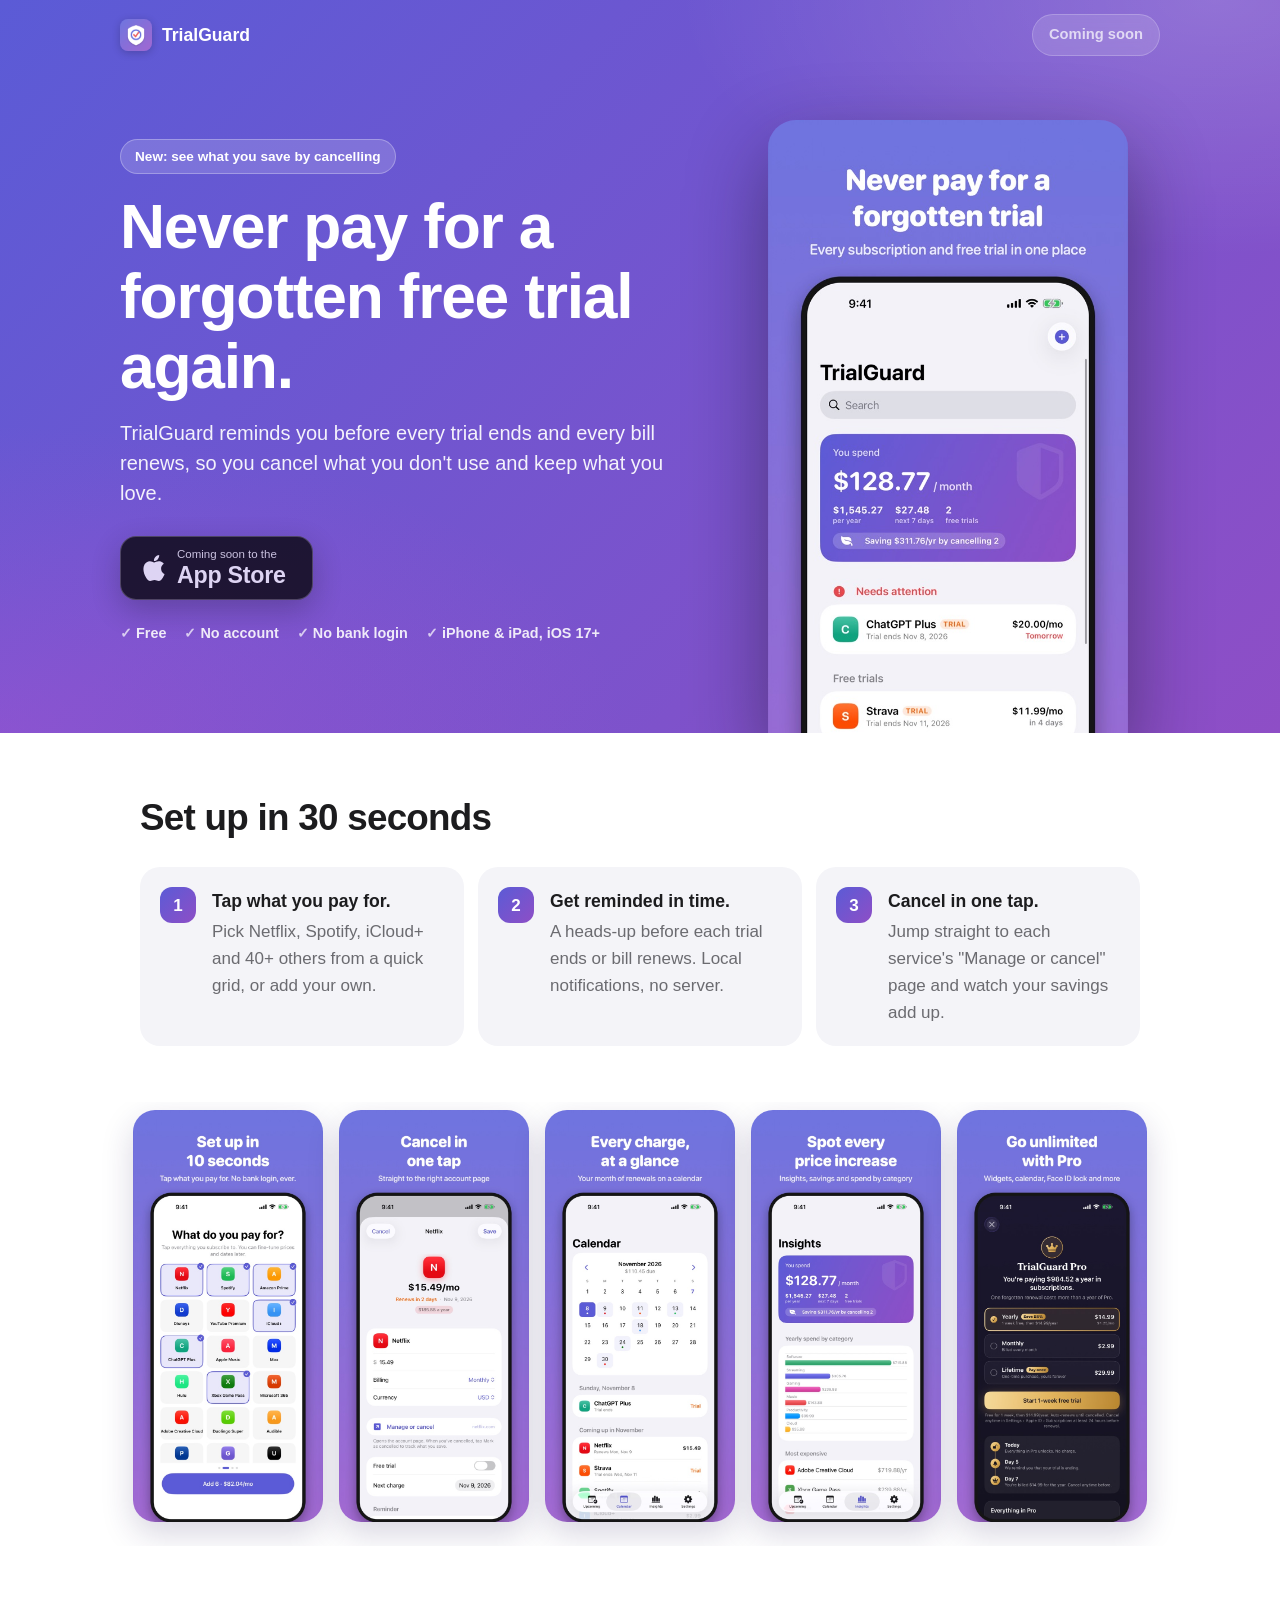
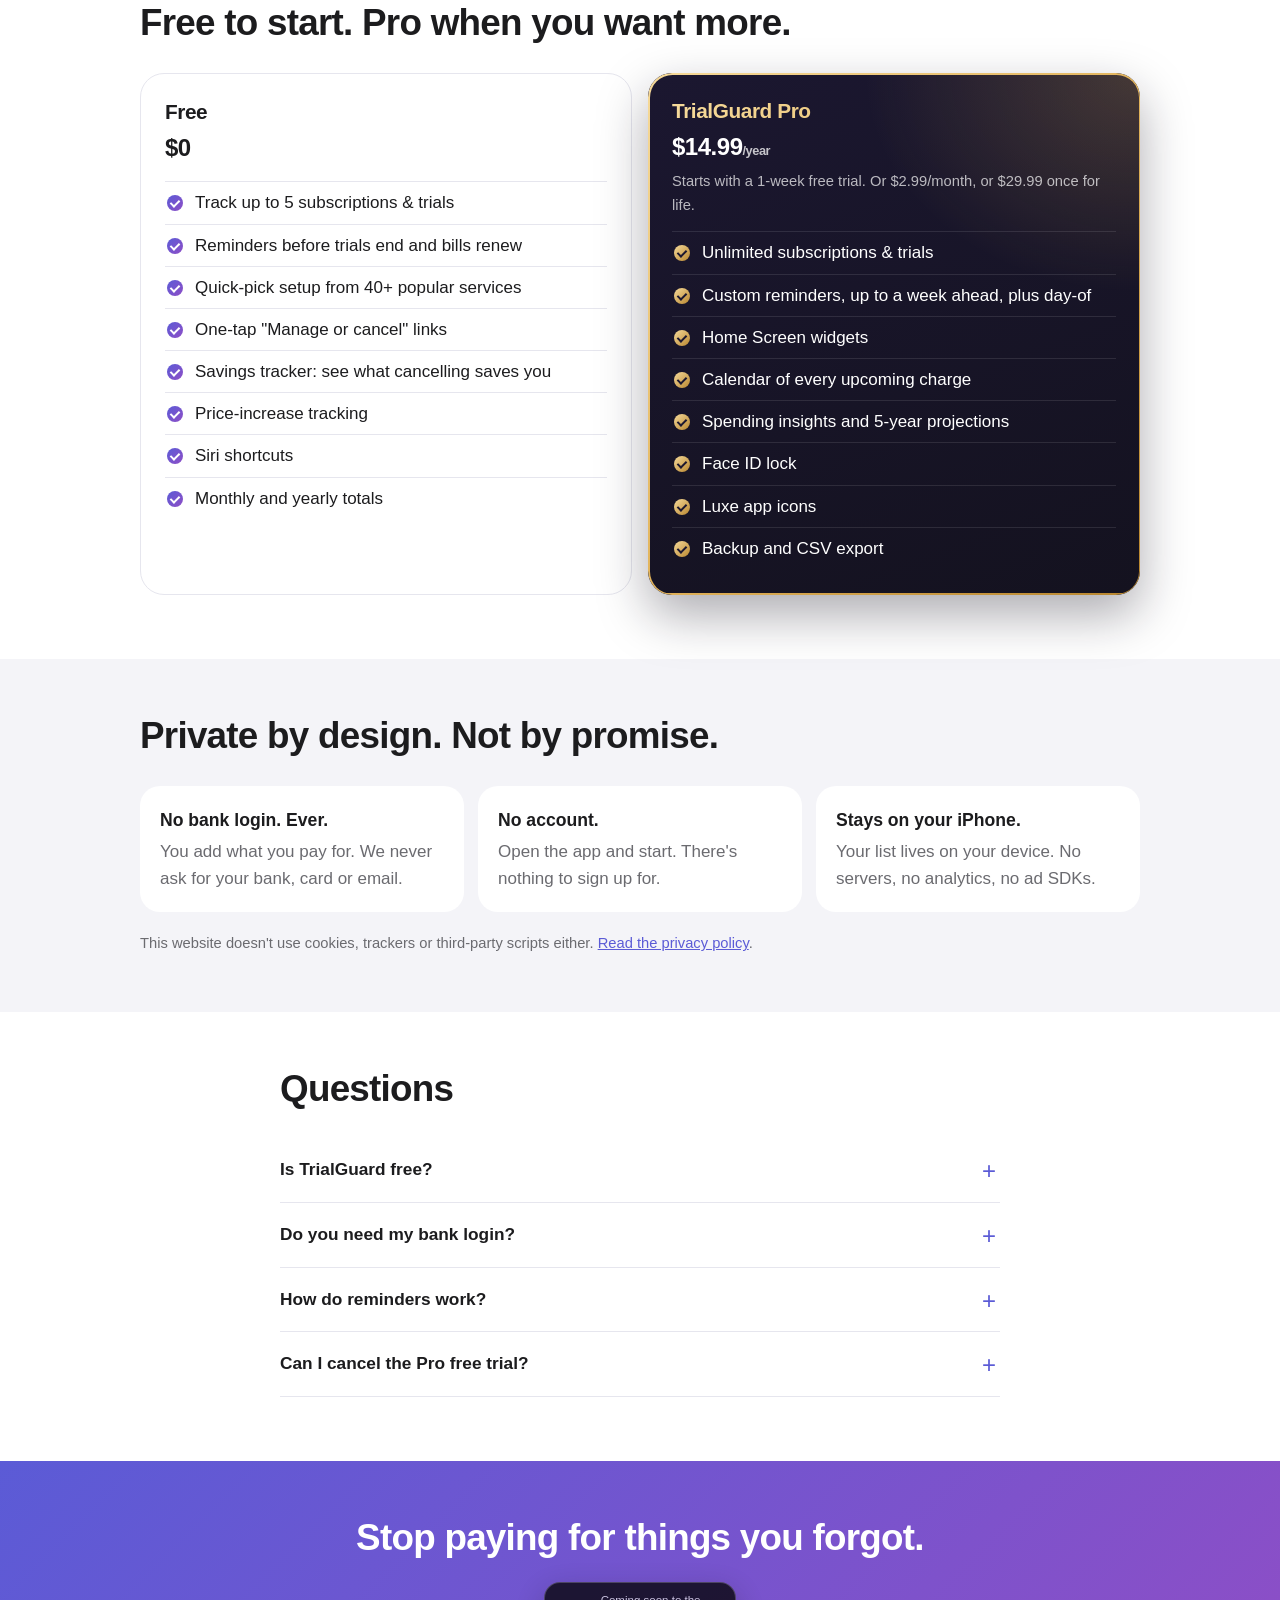
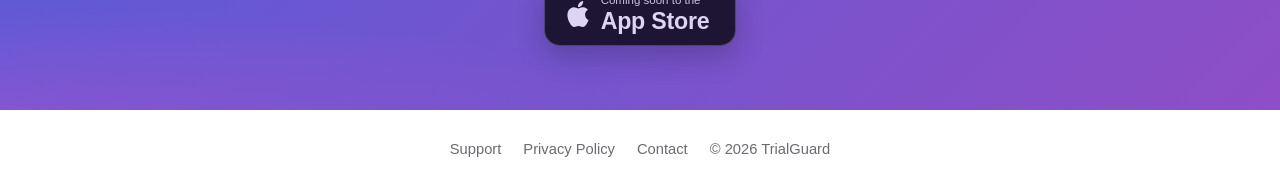
<file: index.html>
<!doctype html>
<html lang="en">
<head>
<meta charset="utf-8">
<meta name="viewport" content="width=device-width,initial-scale=1,viewport-fit=cover">
<title>TrialGuard: Never pay for a forgotten free trial again</title>
<meta name="description" content="TrialGuard reminds you before free trials end and subscriptions renew. Private by design: no account, no bank login, your data never leaves your iPhone. Free on the App Store.">
<meta name="theme-color" content="#5B5BD6" media="(prefers-color-scheme: light)">
<meta name="theme-color" content="#14121F" media="(prefers-color-scheme: dark)">
<meta name="color-scheme" content="light dark">
<meta name="apple-itunes-app" content="app-id=6832402241">
<!-- SITE_URL: og:url / og:image must be absolute; update if the site moves -->
<link rel="canonical" href="https://archemike.github.io/trialguard-site/">
<meta property="og:type" content="website">
<meta property="og:site_name" content="TrialGuard">
<meta property="og:url" content="https://archemike.github.io/trialguard-site/">
<meta property="og:title" content="TrialGuard: Never pay for a forgotten free trial again">
<meta property="og:description" content="Reminders before every trial ends and every bill renews. No account, no bank login, 100% on your iPhone.">
<meta property="og:image" content="https://archemike.github.io/trialguard-site/img/og.png">
<meta property="og:image:width" content="1200">
<meta property="og:image:height" content="630">
<meta property="og:image:alt" content="TrialGuard app showing upcoming free trials and charges">
<meta name="twitter:card" content="summary_large_image">
<meta name="twitter:title" content="TrialGuard: Never pay for a forgotten free trial again">
<meta name="twitter:description" content="Reminders before every trial ends and every bill renews. No account, no bank login, 100% on your iPhone.">
<meta name="twitter:image" content="https://archemike.github.io/trialguard-site/img/og.png">
<link rel="icon" href="img/icon-192.png">
<link rel="apple-touch-icon" href="img/icon-192.png">
<link rel="stylesheet" href="_style.css">
</head>
<body class="home">

<header class="nav">
  <a class="brand" href="./"><img src="img/icon-192.png" alt="" width="32" height="32">TrialGuard</a>
  <!-- APP_STORE_URL -->
  <a class="nav-cta js-appstore" href="https://apps.apple.com/app/id6832402241">Get the app</a>
</header>

<section class="hero">
  <div class="hero-inner">
    <div class="hero-copy">
      <p class="eyebrow">New: see what you save by cancelling</p>
      <h1>Never pay for a forgotten free trial again.</h1>
      <p class="lede">TrialGuard reminds you before every trial ends and every bill renews, so you cancel what you don't use and keep what you love.</p>
      <div class="cta-row">
        <!-- APP_STORE_URL -->
        <a class="badge js-appstore" href="https://apps.apple.com/app/id6832402241" aria-label="Download TrialGuard on the App Store">
          <!-- Swap for Apple's official "Download on the App Store" badge artwork if preferred. -->
          <svg viewBox="0 0 24 24" width="26" height="26" aria-hidden="true"><path fill="currentColor" d="M12.152 6.896c-.948 0-2.415-1.078-3.96-1.04-2.04.027-3.91 1.183-4.961 3.014-2.117 3.675-.546 9.103 1.519 12.09 1.013 1.454 2.208 3.09 3.792 3.039 1.52-.065 2.09-.987 3.935-.987 1.831 0 2.35.987 3.96.948 1.637-.026 2.676-1.48 3.676-2.948 1.156-1.688 1.636-3.325 1.662-3.415-.039-.013-3.182-1.221-3.22-4.857-.026-3.04 2.48-4.494 2.597-4.559-1.429-2.09-3.623-2.324-4.39-2.376-2-.156-3.675 1.09-4.61 1.09zM15.53 3.83c.843-1.012 1.4-2.427 1.245-3.83-1.207.052-2.662.805-3.532 1.818-.78.896-1.454 2.338-1.273 3.714 1.338.104 2.715-.688 3.559-1.701"/></svg>
          <span><small>Download on the</small>App Store</span>
        </a>
      </div>
      <ul class="trust">
        <li>Free</li><li>No account</li><li>No bank login</li><li>iPhone &amp; iPad, iOS 17+</li>
      </ul>
    </div>
    <div class="hero-shot">
      <img src="img/01-upcoming.jpg" width="640" height="1387" alt="TrialGuard: every subscription and free trial in one place" fetchpriority="high">
    </div>
  </div>
</section>

<section class="steps wrap">
  <h2>Set up in 30 seconds</h2>
  <ol>
    <li><b>Tap what you pay for.</b> Pick Netflix, Spotify, iCloud+ and 40+ others from a quick grid, or add your own.</li>
    <li><b>Get reminded in time.</b> A heads-up before each trial ends or bill renews. Local notifications, no server.</li>
    <li><b>Cancel in one tap.</b> Jump straight to each service's "Manage or cancel" page and watch your savings add up.</li>
  </ol>
</section>

<section class="shots" aria-label="Screenshots">
  <div class="shots-row">
    <img src="img/05-quickpick.jpg" width="640" height="1387" loading="lazy" alt="Set up in 10 seconds: tap what you pay for">
    <img src="img/02-detail.jpg" width="640" height="1387" loading="lazy" alt="Cancel in one tap">
    <img src="img/03-calendar.jpg" width="640" height="1387" loading="lazy" alt="Every charge on a calendar">
    <img src="img/04-insights.jpg" width="640" height="1387" loading="lazy" alt="Price increases, savings and spend by category">
    <img src="img/06-paywall.jpg" width="640" height="1387" loading="lazy" alt="TrialGuard Pro plans">
  </div>
</section>

<section class="plans wrap" id="features">
  <h2>Free to start. Pro when you want more.</h2>
  <div class="plan-grid">
    <div class="plan">
      <h3>Free</h3>
      <p class="price">$0</p>
      <ul>
        <li>Track up to 5 subscriptions &amp; trials</li>
        <li>Reminders before trials end and bills renew</li>
        <li>Quick-pick setup from 40+ popular services</li>
        <li>One-tap "Manage or cancel" links</li>
        <li>Savings tracker: see what cancelling saves you</li>
        <li>Price-increase tracking</li>
        <li>Siri shortcuts</li>
        <li>Monthly and yearly totals</li>
      </ul>
    </div>
    <div class="plan pro">
      <h3>TrialGuard Pro</h3>
      <p class="price">$14.99<small>/year</small></p>
      <p class="note">Starts with a 1-week free trial. Or $2.99/month, or $29.99 once for life.</p>
      <ul>
        <li>Unlimited subscriptions &amp; trials</li>
        <li>Custom reminders, up to a week ahead, plus day-of</li>
        <li>Home Screen widgets</li>
        <li>Calendar of every upcoming charge</li>
        <li>Spending insights and 5-year projections</li>
        <li>Face ID lock</li>
        <li>Luxe app icons</li>
        <li>Backup and CSV export</li>
      </ul>
    </div>
  </div>
</section>

<section class="privacy">
  <div class="wrap">
    <h2>Private by design. Not by promise.</h2>
    <div class="priv-grid">
      <div><b>No bank login. Ever.</b><p>You add what you pay for. We never ask for your bank, card or email.</p></div>
      <div><b>No account.</b><p>Open the app and start. There's nothing to sign up for.</p></div>
      <div><b>Stays on your iPhone.</b><p>Your list lives on your device. No servers, no analytics, no ad SDKs.</p></div>
    </div>
    <p class="fine">This website doesn't use cookies, trackers or third-party scripts either. <a href="privacy/">Read the privacy policy</a>.</p>
  </div>
</section>

<section class="faq wrap">
  <h2>Questions</h2>
  <details><summary>Is TrialGuard free?</summary><p>Yes. The free version tracks up to 5 subscriptions and trials with reminders, one-tap cancel links and the savings tracker. TrialGuard Pro unlocks unlimited items, widgets, the calendar, insights, Face ID lock and backup for $2.99/month, $14.99/year (with a 1-week free trial) or $29.99 once.</p></details>
  <details><summary>Do you need my bank login?</summary><p>No, and we never will. TrialGuard doesn't connect to banks or read your email. You pick what you pay for, and everything stays on your iPhone.</p></details>
  <details><summary>How do reminders work?</summary><p>TrialGuard schedules local notifications on your device before each trial ends or bill renews: by default the day before at 9:00 AM. With Pro you can be reminded up to a week ahead and on the day itself. No server is involved.</p></details>
  <details><summary>Can I cancel the Pro free trial?</summary><p>Yes, anytime during the week, in Settings › your name › Subscriptions. Cancel at least 24 hours before it ends and you won't be charged. (TrialGuard will happily remind you.)</p></details>
</section>

<section class="final">
  <h2>Stop paying for things you forgot.</h2>
  <!-- APP_STORE_URL -->
  <a class="badge js-appstore" href="https://apps.apple.com/app/id6832402241" aria-label="Download TrialGuard on the App Store">
    <svg viewBox="0 0 24 24" width="26" height="26" aria-hidden="true"><path fill="currentColor" d="M12.152 6.896c-.948 0-2.415-1.078-3.96-1.04-2.04.027-3.91 1.183-4.961 3.014-2.117 3.675-.546 9.103 1.519 12.09 1.013 1.454 2.208 3.09 3.792 3.039 1.52-.065 2.09-.987 3.935-.987 1.831 0 2.35.987 3.96.948 1.637-.026 2.676-1.48 3.676-2.948 1.156-1.688 1.636-3.325 1.662-3.415-.039-.013-3.182-1.221-3.22-4.857-.026-3.04 2.48-4.494 2.597-4.559-1.429-2.09-3.623-2.324-4.39-2.376-2-.156-3.675 1.09-4.61 1.09zM15.53 3.83c.843-1.012 1.4-2.427 1.245-3.83-1.207.052-2.662.805-3.532 1.818-.78.896-1.454 2.338-1.273 3.714 1.338.104 2.715-.688 3.559-1.701"/></svg>
    <span><small>Download on the</small>App Store</span>
  </a>
</section>

<footer class="foot">
  <a href="support/">Support</a><a href="privacy/">Privacy Policy</a><a href="mailto:luxeconceptsllc@gmail.com">Contact</a>
  <span>© 2026 TrialGuard</span>
</footer>

<script>
// App Store buttons: "Coming soon" until Apple lists the app, then the real link with
// ad attribution passed through as Apple campaign params (?pt=…&ct=…&mt=8).
// No cookies or storage; the only request is Apple's public lookup for the app's listing.
(function () {
  var APP_ID = "6832402241";
  var PROVIDER_TOKEN = "69374800"; // App Store Connect provider ID (pt)
  var links = document.querySelectorAll("a.js-appstore");
  var saved = [];
  links.forEach(function (a) {
    saved.push({ a: a, href: a.href, html: a.innerHTML });
    a.removeAttribute("href");
    a.setAttribute("aria-disabled", "true");
    a.style.opacity = "0.75";
    a.style.cursor = "default";
    a.title = "Coming soon to the App Store";
    var label = a.querySelector("span");
    if (label) { label.innerHTML = "<small>Coming soon to the</small>App Store"; }
    else { a.textContent = "Coming soon"; }
  });

  function goLive() {
    var q = new URLSearchParams(location.search);
    var ct = [q.get("utm_source"), q.get("utm_campaign")].filter(Boolean).join("-")
      .replace(/[^\w.-]+/g, "_").slice(0, 40); // Apple caps ct at 40 chars
    saved.forEach(function (x) {
      var u = new URL(x.href);
      if (ct) { u.searchParams.set("pt", PROVIDER_TOKEN); u.searchParams.set("ct", ct); u.searchParams.set("mt", "8"); }
      x.a.innerHTML = x.html;
      x.a.href = u.toString();
      x.a.removeAttribute("aria-disabled");
      x.a.removeAttribute("title");
      x.a.style.opacity = "";
      x.a.style.cursor = "";
    });
  }

  // Apple's lookup API supports JSONP, so this works on a static page without CORS.
  window.__tgLookup = function (r) { if (r && r.resultCount > 0) goLive(); };
  var s = document.createElement("script");
  s.src = "https://itunes.apple.com/lookup?id=" + APP_ID + "&country=us&callback=__tgLookup";
  document.body.appendChild(s);
})();
</script>
</body>
</html>
</file>
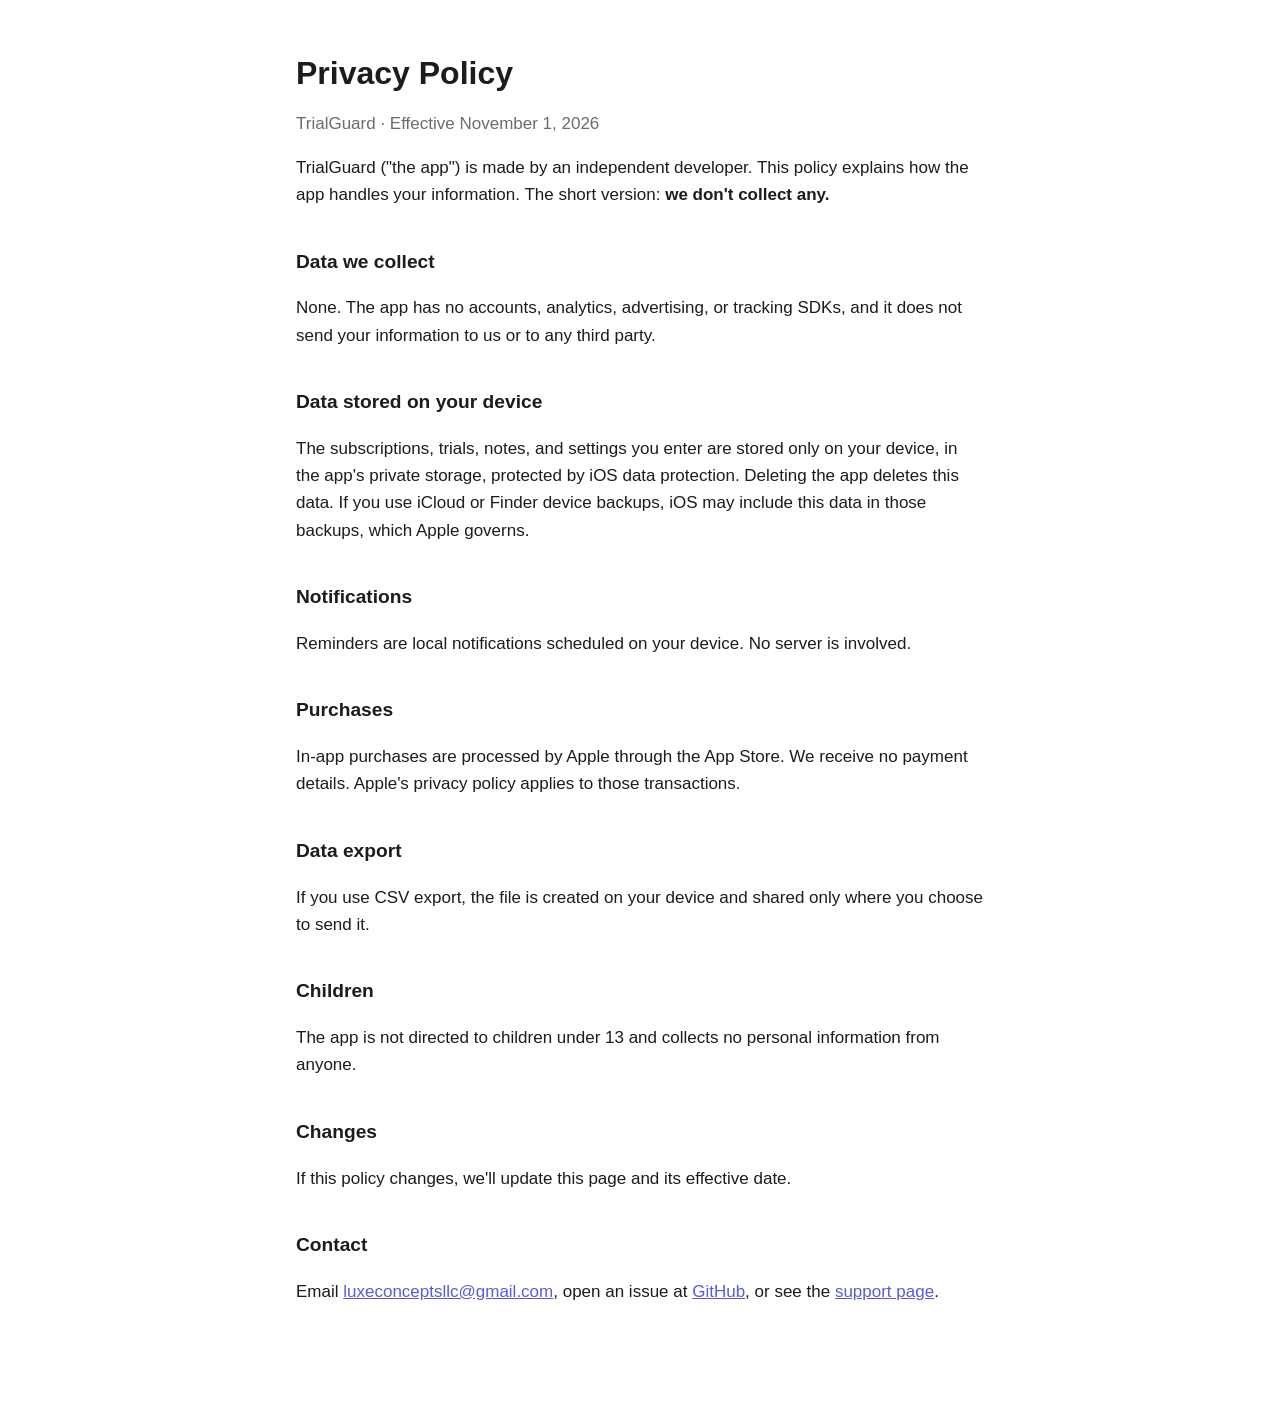
<file: privacy/index.html>
<!doctype html><html lang="en"><head><meta charset="utf-8"><meta name="viewport" content="width=device-width,initial-scale=1">
<title>TrialGuard Privacy Policy</title><link rel="stylesheet" href="../_style.css"></head>
<body><main>
<h1>Privacy Policy</h1>
<p class="muted">TrialGuard · Effective November 1, 2026</p>
<p>TrialGuard ("the app") is made by an independent developer. This policy explains how the app handles your information. The short version: <strong>we don't collect any.</strong></p>
<h2>Data we collect</h2>
<p>None. The app has no accounts, analytics, advertising, or tracking SDKs, and it does not send your information to us or to any third party.</p>
<h2>Data stored on your device</h2>
<p>The subscriptions, trials, notes, and settings you enter are stored only on your device, in the app's private storage, protected by iOS data protection. Deleting the app deletes this data. If you use iCloud or Finder device backups, iOS may include this data in those backups, which Apple governs.</p>
<h2>Notifications</h2>
<p>Reminders are local notifications scheduled on your device. No server is involved.</p>
<h2>Purchases</h2>
<p>In-app purchases are processed by Apple through the App Store. We receive no payment details. Apple's privacy policy applies to those transactions.</p>
<h2>Data export</h2>
<p>If you use CSV export, the file is created on your device and shared only where you choose to send it.</p>
<h2>Children</h2>
<p>The app is not directed to children under 13 and collects no personal information from anyone.</p>
<h2>Changes</h2>
<p>If this policy changes, we'll update this page and its effective date.</p>
<h2>Contact</h2>
<p>Email <a href="mailto:luxeconceptsllc@gmail.com">luxeconceptsllc@gmail.com</a>, open an issue at <a href="https://github.com/Archemike/trialguard-site/issues">GitHub</a>, or see the <a href="../support/">support page</a>.</p>
</main></body></html>
</file>
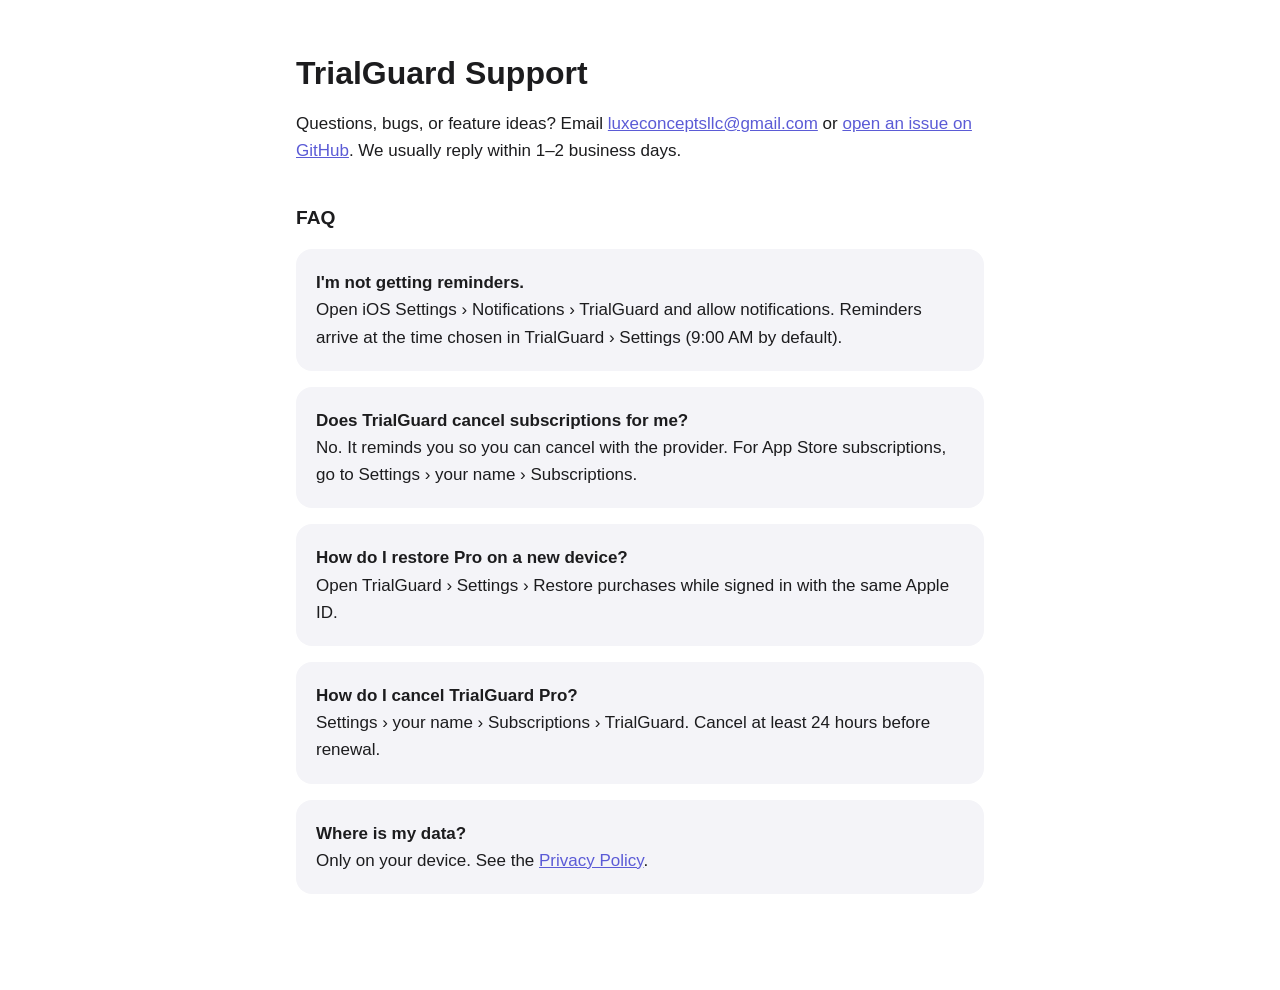
<file: support/index.html>
<!doctype html><html lang="en"><head><meta charset="utf-8"><meta name="viewport" content="width=device-width,initial-scale=1">
<title>TrialGuard Support</title><link rel="stylesheet" href="../_style.css"></head>
<body><main>
<h1>TrialGuard Support</h1>
<p>Questions, bugs, or feature ideas? Email <a href="mailto:luxeconceptsllc@gmail.com?subject=TrialGuard%20support">luxeconceptsllc@gmail.com</a> or <a href="https://github.com/Archemike/trialguard-site/issues">open an issue on GitHub</a>. We usually reply within 1–2 business days.</p>
<h2>FAQ</h2>
<div class="card"><strong>I'm not getting reminders.</strong><br>Open iOS Settings › Notifications › TrialGuard and allow notifications. Reminders arrive at the time chosen in TrialGuard › Settings (9:00 AM by default).</div>
<div class="card"><strong>Does TrialGuard cancel subscriptions for me?</strong><br>No. It reminds you so you can cancel with the provider. For App Store subscriptions, go to Settings › your name › Subscriptions.</div>
<div class="card"><strong>How do I restore Pro on a new device?</strong><br>Open TrialGuard › Settings › Restore purchases while signed in with the same Apple ID.</div>
<div class="card"><strong>How do I cancel TrialGuard Pro?</strong><br>Settings › your name › Subscriptions › TrialGuard. Cancel at least 24 hours before renewal.</div>
<div class="card"><strong>Where is my data?</strong><br>Only on your device. See the <a href="../privacy/">Privacy Policy</a>.</div>
</main></body></html>
</file>
<file: _style.css>
/* Shared by index, privacy/ and support/. Brand: indigo #5B5BD6 → violet #8E4EC6; luxe gold on ink. */
:root{--bg:#fff;--fg:#1c1c1e;--muted:#6b6b70;--accent:#5b5bd6;--card:#f4f4f8;--line:#e6e6ee;
  --b1:#5b5bd6;--b2:#8e4ec6;--ink:#1b1730;--ink2:#14121f;--gold1:#f6da9a;--gold2:#e2b45c;--gold3:#b8862f}
@media (prefers-color-scheme:dark){:root{--bg:#111113;--fg:#ededf0;--muted:#a0a0a8;--accent:#8b8bf0;--card:#1c1c20;--line:#2a2a31}}
*{box-sizing:border-box}body{margin:0;background:var(--bg);color:var(--fg);font:17px/1.6 -apple-system,BlinkMacSystemFont,"Segoe UI",Roboto,sans-serif;-webkit-text-size-adjust:100%}
main{max-width:720px;margin:0 auto;padding:48px 16px 80px}h1{font-size:2rem;line-height:1.2;margin:.2em 0}h2{margin-top:2em;font-size:1.2rem}
a{color:var(--accent)}.muted{color:var(--muted)}.card{background:var(--card);border-radius:16px;padding:20px;margin:16px 0}
.logo{width:72px;height:72px;border-radius:18px}

/* ---------- Landing page ---------- */
.home{font-family:ui-rounded,-apple-system,BlinkMacSystemFont,"SF Pro Rounded","Segoe UI",Roboto,sans-serif;overflow-x:hidden}
.home h1,.home h2,.home h3{letter-spacing:-.02em;line-height:1.12}
.home h2{font-size:clamp(1.6rem,5.5vw,2.3rem);margin:0 0 .8em;font-weight:800}
.wrap{max-width:1040px;margin:0 auto;padding:0 20px}

.nav{position:absolute;top:0;left:0;right:0;z-index:2;display:flex;align-items:center;justify-content:space-between;
  max-width:1080px;margin:0 auto;padding:max(14px,env(safe-area-inset-top)) 20px 14px}
.brand{display:flex;align-items:center;gap:10px;color:#fff;font-weight:800;font-size:1.1rem;text-decoration:none}
.brand img{border-radius:8px;box-shadow:0 2px 8px rgba(0,0,0,.2)}
.nav-cta{color:#fff;text-decoration:none;font-weight:700;font-size:.92rem;padding:8px 16px;border-radius:999px;
  background:rgba(255,255,255,.18);border:1px solid rgba(255,255,255,.3);-webkit-backdrop-filter:blur(8px);backdrop-filter:blur(8px)}

.hero{color:#fff;background:
  radial-gradient(60% 50% at 95% 0%,rgba(255,255,255,.18),transparent 70%),
  radial-gradient(70% 60% at 0% 100%,rgba(192,79,208,.35),transparent 70%),
  linear-gradient(135deg,var(--b1),var(--b2));overflow:hidden}
.hero-inner{max-width:1080px;margin:0 auto;padding:96px 20px 0;display:grid;gap:40px;text-align:center}
.eyebrow{display:inline-block;margin:0 0 18px;padding:6px 14px;border-radius:999px;font-size:.85rem;font-weight:700;
  background:rgba(255,255,255,.16);border:1px solid rgba(255,255,255,.28)}
.hero h1{font-size:clamp(2.3rem,10vw,3.9rem);font-weight:900;margin:0 0 16px}
.lede{font-size:clamp(1.05rem,4.2vw,1.25rem);line-height:1.5;opacity:.92;margin:0 auto 28px;max-width:34em}
.cta-row{display:flex;justify-content:center}
.badge{display:inline-flex;align-items:center;gap:10px;padding:12px 26px 12px 20px;border-radius:16px;background:#000;color:#fff;
  text-decoration:none;font-weight:700;font-size:1.45rem;line-height:1;box-shadow:0 10px 30px rgba(20,18,31,.35);
  border:1px solid rgba(255,255,255,.25);transition:transform .15s}
.badge:hover{transform:translateY(-2px)}.badge:active{transform:scale(.98)}
.badge span{display:flex;flex-direction:column;text-align:left;letter-spacing:-.01em}
.badge small{font-size:.72rem;font-weight:500;opacity:.9;margin-bottom:3px;letter-spacing:0}
.trust{list-style:none;padding:0;margin:22px 0 0;display:flex;flex-wrap:wrap;justify-content:center;gap:6px 18px;font-size:.9rem;font-weight:600;opacity:.88}
.trust li::before{content:"✓ ";opacity:.8}
.hero-shot{display:flex;justify-content:center;margin-bottom:-6px}
.hero-shot img{width:min(78vw,340px);height:auto;aspect-ratio:640/1100;object-fit:cover;object-position:top;
  border-radius:28px 28px 0 0;box-shadow:0 30px 80px rgba(20,18,31,.45)}

.steps{padding-top:64px}
.steps ol{list-style:none;counter-reset:s;padding:0;margin:0;display:grid;gap:14px}
.steps li{counter-increment:s;position:relative;background:var(--card);border-radius:20px;padding:20px 20px 20px 72px;color:var(--muted)}
.steps li b{display:block;color:var(--fg);font-size:1.1rem;margin-bottom:2px}
.steps li::before{content:counter(s);position:absolute;left:20px;top:20px;width:36px;height:36px;border-radius:12px;display:grid;place-items:center;
  color:#fff;font-weight:800;background:linear-gradient(135deg,var(--b1),var(--b2))}

.shots{padding:56px 0 8px}
.shots-row{display:flex;gap:16px;overflow-x:auto;scroll-snap-type:x mandatory;padding:8px 20px 24px;scrollbar-width:none;
  max-width:1080px;margin:0 auto}
.shots-row::-webkit-scrollbar{display:none}
.shots-row img{flex:0 0 auto;width:min(62vw,240px);height:auto;border-radius:22px;scroll-snap-align:center;box-shadow:0 12px 32px rgba(40,30,90,.18)}

.plans{padding-top:48px}
.plan-grid{display:grid;gap:16px}
.plan{border:1px solid var(--line);border-radius:24px;padding:26px 24px;background:var(--bg)}
.plan h3{margin:0;font-size:1.3rem}
.plan .price{font-size:1.5rem;font-weight:800;margin:6px 0 4px;letter-spacing:-.02em}
.plan .price small{font-size:.8rem;font-weight:600;opacity:.75}
.plan .note{margin:0 0 6px;font-size:.92rem;color:var(--muted)}
.plan ul{list-style:none;padding:0;margin:14px 0 0}
.plan li{padding:7px 0 7px 30px;position:relative;border-top:1px solid var(--line)}
.plan li::before{content:"";position:absolute;left:2px;top:13px;width:16px;height:16px;border-radius:50%;
  background:linear-gradient(135deg,var(--b1),var(--b2))}
.plan li::after{content:"";position:absolute;left:7px;top:16px;width:4px;height:7px;border:solid #fff;border-width:0 2px 2px 0;transform:rotate(45deg)}
.plan.pro{color:#fff;border:0;background:radial-gradient(80% 60% at 100% 0%,rgba(226,180,92,.22),transparent 70%),linear-gradient(160deg,var(--ink),var(--ink2));
  box-shadow:0 20px 50px rgba(20,18,31,.35);position:relative}
.plan.pro::before{content:"";position:absolute;inset:0;border-radius:24px;padding:1.5px;pointer-events:none;
  background:linear-gradient(135deg,var(--gold1),var(--gold2),var(--gold3));
  -webkit-mask:linear-gradient(#000 0 0) content-box,linear-gradient(#000 0 0);-webkit-mask-composite:xor;mask-composite:exclude}
.plan.pro h3{background:linear-gradient(90deg,var(--gold1),var(--gold2));-webkit-background-clip:text;background-clip:text;color:transparent}
.plan.pro .note{color:rgba(255,255,255,.7)}
.plan.pro li{border-color:rgba(255,255,255,.1)}
.plan.pro li::before{background:linear-gradient(135deg,var(--gold1),var(--gold3))}
.plan.pro li::after{border-color:var(--ink)}

.privacy{margin-top:64px;padding:56px 0;background:var(--card)}
.priv-grid{display:grid;gap:14px}
.priv-grid div{background:var(--bg);border-radius:20px;padding:20px}
.priv-grid b{font-size:1.1rem}.priv-grid p{margin:4px 0 0;color:var(--muted)}
.fine{margin:20px 0 0;font-size:.92rem;color:var(--muted)}

.faq{padding-top:56px}
.faq details{border-bottom:1px solid var(--line);padding:4px 0}
.faq summary{cursor:pointer;list-style:none;font-weight:700;font-size:1.08rem;padding:14px 32px 14px 0;position:relative}
.faq summary::-webkit-details-marker{display:none}
.faq summary::after{content:"+";position:absolute;right:4px;top:10px;font-size:1.5rem;font-weight:400;color:var(--accent);transition:transform .2s}
.faq details[open] summary::after{transform:rotate(45deg)}
.faq details p{margin:0 0 16px;color:var(--muted)}

.final{text-align:center;color:#fff;margin:64px 0 0;padding:56px 20px 64px;
  background:radial-gradient(70% 60% at 0% 100%,rgba(192,79,208,.35),transparent 70%),linear-gradient(135deg,var(--b1),var(--b2))}
.final h2{margin-bottom:24px}

.foot{display:flex;flex-wrap:wrap;justify-content:center;gap:8px 22px;padding:28px 20px calc(28px + env(safe-area-inset-bottom));font-size:.92rem;color:var(--muted)}
.foot a{color:var(--muted);text-decoration:none}.foot a:hover{color:var(--accent)}

@media (prefers-color-scheme:dark){
  .plan{background:var(--card)}
  .plan.pro{background:radial-gradient(80% 60% at 100% 0%,rgba(226,180,92,.18),transparent 70%),linear-gradient(160deg,#221d3a,var(--ink2))}
  .priv-grid div{background:#232329}
  .privacy{background:#17171a}
  .shots-row img{box-shadow:0 12px 32px rgba(0,0,0,.5)}
}

@media (min-width:860px){
  .hero-inner{grid-template-columns:1.15fr .85fr;align-items:end;text-align:left;padding-top:120px}
  .hero-copy{padding-bottom:88px}
  .lede{margin-left:0}
  .cta-row,.trust{justify-content:flex-start}
  .hero-shot img{width:360px}
  .steps ol,.priv-grid{grid-template-columns:repeat(3,1fr)}
  .plan-grid{grid-template-columns:1fr 1fr}
  .shots-row img{width:190px}.shots-row img:first-child{margin-left:auto}.shots-row img:last-child{margin-right:auto}
  .faq{max-width:760px}
}
@media (prefers-reduced-motion:reduce){.badge{transition:none}}
</file>
